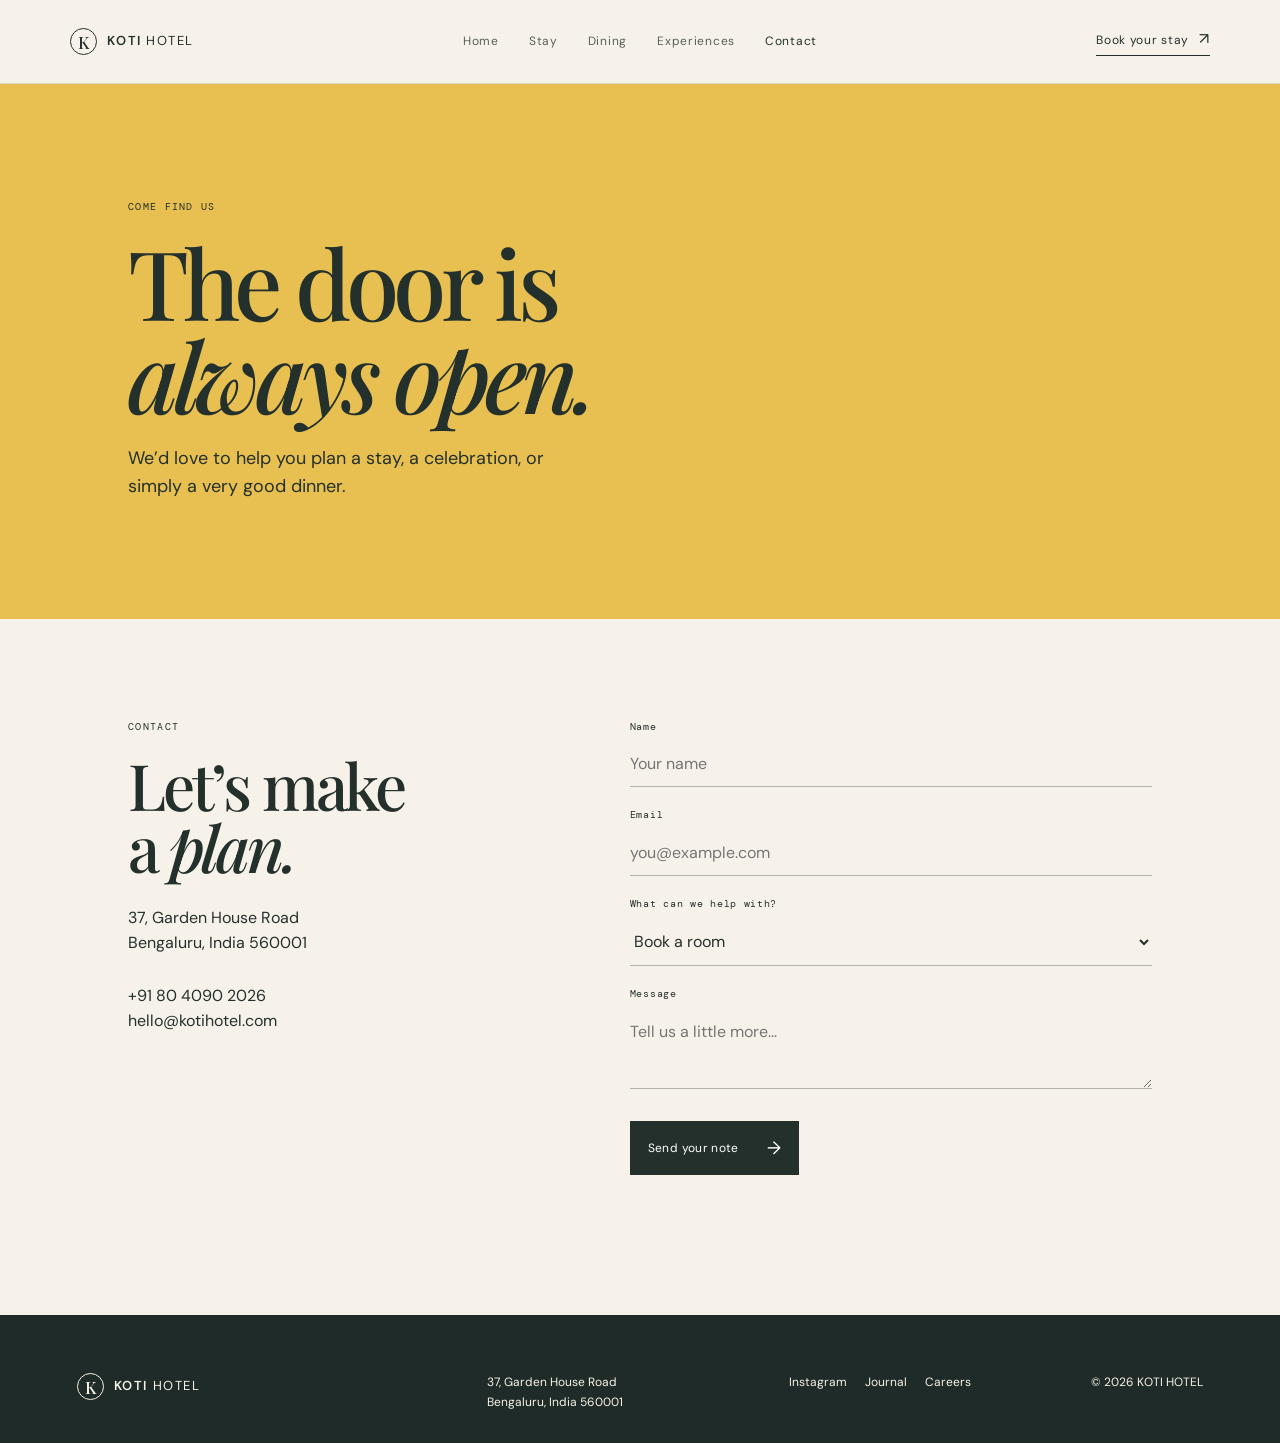
<file: contact.html>
<!doctype html><html lang="en"><head><meta charset="UTF-8"><meta name="viewport" content="width=device-width, initial-scale=1.0"><title>Contact — KOTI HOTEL</title><link rel="preconnect" href="https://fonts.googleapis.com"><link rel="preconnect" href="https://fonts.gstatic.com" crossorigin><link href="https://fonts.googleapis.com/css2?family=DM+Mono&family=DM+Sans:opsz,wght@9..40,400;9..40,500;9..40,600&family=Playfair+Display:ital,wght@500;600;700&display=swap" rel="stylesheet"><link rel="stylesheet" href="styles.css"></head><body><header class="topbar inner"><a class="brand" href="index.html"><span class="brand-mark">K</span><span>KOTI <em>HOTEL</em></span></a><button class="menu-toggle" aria-label="Open menu"><span></span><span></span></button><nav class="nav"><a href="index.html">Home</a><a href="stay.html">Stay</a><a href="dining.html">Dining</a><a href="experiences.html">Experiences</a><a class="active" href="contact.html">Contact</a></nav><a class="book-link" href="#booking">Book your stay <span>↗</span></a></header><main><section class="page-title yellow"><p class="eyebrow">COME FIND US</p><h1>The door is<br><i>always open.</i></h1><p>We’d love to help you plan a stay, a celebration, or simply a very good dinner.</p></section><section class="contact-section section" id="booking"><div><p class="eyebrow">CONTACT</p><h2>Let’s make<br>a <i>plan.</i></h2><p>37, Garden House Road<br>Bengaluru, India 560001</p><p>+91 80 4090 2026<br>hello@kotihotel.com</p></div><form class="booking-form"><label>Name<input required placeholder="Your name"></label><label>Email<input type="email" required placeholder="you@example.com"></label><label>What can we help with?<select><option>Book a room</option><option>Table reservation</option><option>Private event</option><option>Something else</option></select></label><label>Message<textarea placeholder="Tell us a little more..."></textarea></label><button class="button button-dark" type="submit">Send your note <span>→</span></button><p class="form-message" aria-live="polite"></p></form></section></main><footer><a class="brand" href="index.html"><span class="brand-mark">K</span><span>KOTI <em>HOTEL</em></span></a><p>37, Garden House Road<br>Bengaluru, India 560001</p><div><a href="contact.html">Instagram</a><a href="contact.html">Journal</a><a href="contact.html">Careers</a></div><p>© 2026 KOTI HOTEL</p></footer><script src="script.js"></script></body></html>
</file>
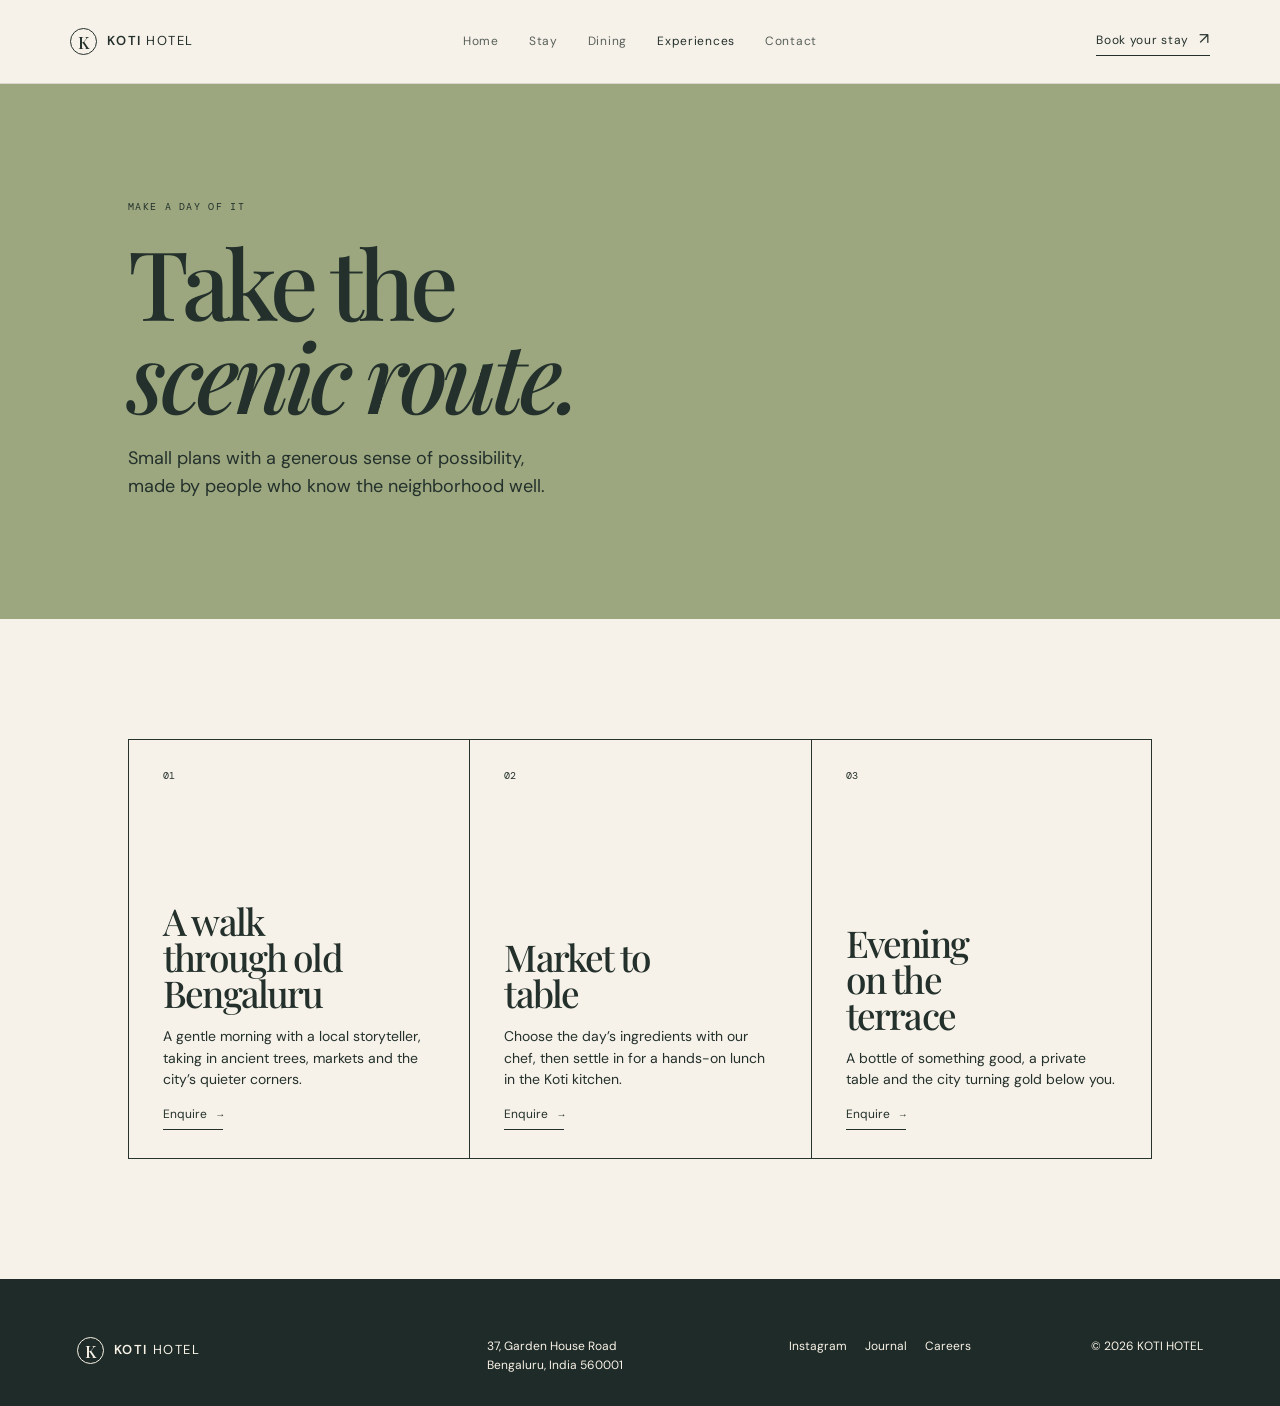
<file: experiences.html>
<!doctype html><html lang="en"><head><meta charset="UTF-8"><meta name="viewport" content="width=device-width, initial-scale=1.0"><title>Experiences — KOTI HOTEL</title><link rel="preconnect" href="https://fonts.googleapis.com"><link rel="preconnect" href="https://fonts.gstatic.com" crossorigin><link href="https://fonts.googleapis.com/css2?family=DM+Mono&family=DM+Sans:opsz,wght@9..40,400;9..40,500;9..40,600&family=Playfair+Display:ital,wght@500;600;700&display=swap" rel="stylesheet"><link rel="stylesheet" href="styles.css"></head><body><header class="topbar inner"><a class="brand" href="index.html"><span class="brand-mark">K</span><span>KOTI <em>HOTEL</em></span></a><button class="menu-toggle" aria-label="Open menu"><span></span><span></span></button><nav class="nav"><a href="index.html">Home</a><a href="stay.html">Stay</a><a href="dining.html">Dining</a><a class="active" href="experiences.html">Experiences</a><a href="contact.html">Contact</a></nav><a class="book-link" href="contact.html#booking">Book your stay <span>↗</span></a></header><main><section class="page-title olive"><p class="eyebrow">MAKE A DAY OF IT</p><h1>Take the<br><i>scenic route.</i></h1><p>Small plans with a generous sense of possibility, made by people who know the neighborhood well.</p></section><section class="experience-grid section"><article><span>01</span><h2>A walk<br>through old<br>Bengaluru</h2><p>A gentle morning with a local storyteller, taking in ancient trees, markets and the city’s quieter corners.</p><a class="text-link" href="contact.html">Enquire <span>→</span></a></article><article><span>02</span><h2>Market to<br>table</h2><p>Choose the day’s ingredients with our chef, then settle in for a hands-on lunch in the Koti kitchen.</p><a class="text-link" href="contact.html">Enquire <span>→</span></a></article><article><span>03</span><h2>Evening<br>on the<br>terrace</h2><p>A bottle of something good, a private table and the city turning gold below you.</p><a class="text-link" href="contact.html">Enquire <span>→</span></a></article></section></main><footer><a class="brand" href="index.html"><span class="brand-mark">K</span><span>KOTI <em>HOTEL</em></span></a><p>37, Garden House Road<br>Bengaluru, India 560001</p><div><a href="contact.html">Instagram</a><a href="contact.html">Journal</a><a href="contact.html">Careers</a></div><p>© 2026 KOTI HOTEL</p></footer><script src="script.js"></script></body></html>
</file>
<file: styles.css>
:root{--ink:#23302b;--cream:#f7f2e9;--sand:#dfd3c0;--coral:#bd654f;--olive:#7c8a64;--yellow:#e9bf43;--serif:'Playfair Display',Georgia,serif;--sans:'DM Sans',Arial,sans-serif;--mono:'DM Mono',monospace}*{box-sizing:border-box}html{scroll-behavior:smooth}body{margin:0;background:var(--cream);color:var(--ink);font-family:var(--sans);font-size:16px;line-height:1.55}.topbar{height:84px;position:absolute;z-index:5;top:0;left:0;width:100%;display:flex;align-items:center;padding:0 5.5%;color:#fff;border-bottom:1px solid #ffffff3d}.topbar.inner{position:relative;color:var(--ink);border-color:#24312b24}.brand{display:flex;gap:10px;align-items:center;color:inherit;text-decoration:none;font-weight:600;letter-spacing:.12em;font-size:13px}.brand em{font-style:normal;font-weight:400}.brand-mark{width:27px;height:27px;border:1px solid currentColor;border-radius:50%;display:grid;place-items:center;font-family:var(--serif);font-size:17px;font-weight:500;letter-spacing:0}.nav{display:flex;gap:30px;position:absolute;left:50%;transform:translateX(-50%)}.nav a,.book-link{color:inherit;text-decoration:none;font-size:12px;letter-spacing:.06em}.nav a{opacity:.75}.nav a:hover,.nav a.active{opacity:1}.book-link{margin-left:auto;border-bottom:1px solid currentColor;padding-bottom:4px}.book-link span{font-size:16px;margin-left:6px}.menu-toggle{display:none}.hero{height:min(760px,100vh);min-height:630px;position:relative;overflow:hidden;color:#fff}.hero>img{width:100%;height:100%;object-fit:cover;object-position:center}.hero-shade{position:absolute;inset:0;background:linear-gradient(90deg,rgba(10,24,28,.74),rgba(10,24,28,.13) 64%,rgba(10,24,28,.2))}.hero-copy{position:absolute;top:51%;transform:translateY(-40%);left:10%;max-width:550px}.eyebrow{font-family:var(--mono);font-size:10px;letter-spacing:.13em;margin:0 0 20px;font-weight:400}.eyebrow.light{color:#fff}h1,h2,h3,p{margin-top:0}h1,h2,h3{font-family:var(--serif);font-weight:500;line-height:.97}h1{font-size:clamp(58px,7.5vw,112px);letter-spacing:-.055em;margin:0 0 24px}h1 i,h2 i{font-weight:500}h2{font-size:clamp(43px,5vw,72px);letter-spacing:-.05em;margin-bottom:26px}h3{font-size:27px;letter-spacing:-.04em;margin:0}.hero-text{max-width:340px;font-size:17px;margin-bottom:34px;color:#fafafa}.button{display:inline-flex;align-items:center;gap:28px;text-decoration:none;border:0;padding:15px 18px;font-size:12px;letter-spacing:.03em;cursor:pointer;font-family:var(--sans)}.button span{font-size:18px}.button-light{background:#fff;color:var(--ink)}.button-dark{background:var(--ink);color:#fff}.hero-note{position:absolute;bottom:25px;right:5.5%;font-family:var(--mono);font-size:9px;letter-spacing:.11em;margin:0;display:flex;gap:10px;align-items:center}.hero-note span{width:75px;height:1px;background:#fff}.section{padding:120px 10%}.intro{background:#f9f5ee}.intro-grid{display:grid;grid-template-columns:1.1fr .7fr;gap:12%;align-items:end}.lead{font-size:20px;line-height:1.55;margin-bottom:27px}.text-link{font-size:12px;color:var(--ink);text-decoration:none;border-bottom:1px solid var(--ink);padding-bottom:5px}.text-link span{font-size:17px;margin-left:7px}.stays-section{background:var(--sand)}.section-head{display:flex;justify-content:space-between;align-items:end;margin-bottom:45px}.section-head h2{margin:0}.room-grid{display:grid;grid-template-columns:1fr 1fr;gap:36px}.room-photo{height:430px;background-size:cover;background-position:center;transition:transform .5s}.room-card{overflow:hidden}.room-card:hover .room-photo{transform:scale(1.04)}.photo-arch{background-image:linear-gradient(0deg,#18292c35,#18292c0d),url('assets/koti-courtyard.png');background-position:65% center}.photo-sun{background:linear-gradient(145deg,#2f4039 0%,#c78d5f 52%,#f0c992 100%);position:relative;overflow:hidden}.photo-sun:after{content:'';position:absolute;width:47%;aspect-ratio:1;border:12px solid #e8d9c2;border-radius:50% 50% 0 0;bottom:-6%;left:26%;box-shadow:inset 0 0 0 12px #66745d}.room-meta{padding-top:17px;display:flex;justify-content:space-between}.room-meta .eyebrow{margin-bottom:8px}.room-meta>span{font-family:var(--mono);font-size:11px}.quote-panel{background:var(--ink);color:#fff;min-height:480px;text-align:center;display:grid;align-content:center;padding:70px 15%}.quote-panel blockquote{font-family:var(--serif);font-size:clamp(31px,4vw,57px);line-height:1.15;letter-spacing:-.04em;max-width:970px;margin:10px auto 38px}.quote-line{height:1px;background:#ffffff87;width:52px;margin:auto}.taste{display:grid;grid-template-columns:1fr 1fr;padding:0;background:#f3eadc}.taste-art{min-height:580px;background:var(--coral);position:relative;overflow:hidden;color:#f5d9b9}.taste-art p{position:absolute;z-index:2;left:12%;top:12%;font-family:var(--mono);font-size:10px;letter-spacing:.13em}.sun{position:absolute;width:175px;height:175px;border-radius:50%;background:var(--yellow);right:16%;top:13%}.arch{position:absolute;border:32px solid #f0d6b4;border-bottom:0;width:300px;height:420px;border-radius:160px 160px 0 0;bottom:-40px}.arch-a{left:13%;opacity:.9}.arch-b{left:45%;bottom:-150px;opacity:.5}.taste-copy{padding:15% 16%;align-self:center}.taste-copy>p:not(.eyebrow){font-size:17px;margin:0 0 30px;max-width:330px}.newsletter{background:#e6b947;padding:100px 10%;text-align:center}.newsletter h2{font-size:clamp(40px,5vw,65px);margin-bottom:28px}.newsletter form{border-bottom:1px solid var(--ink);display:flex;max-width:460px;margin:auto}.newsletter input{font:inherit;background:transparent;border:0;outline:0;padding:14px 0;width:100%;color:var(--ink)}.newsletter input::placeholder{color:#536052}.newsletter button{border:0;background:transparent;font-size:23px;cursor:pointer}.fineprint{font-size:11px;margin:15px 0 0;color:#4d5647}footer{background:#1f2b28;color:#f8f2e7;padding:58px 6% 30px;display:grid;grid-template-columns:1.4fr 1fr 1fr auto;gap:30px;align-items:start;font-size:12px}footer p{margin:0;line-height:1.65}footer div{display:flex;gap:18px}footer div a{color:inherit;text-decoration:none}.page-title{padding:115px 10% 100px;background:var(--sand)}.page-title.coral{background:#d77e64}.page-title.olive{background:#9ca77f}.page-title.yellow{background:#e8c052}.page-title h1{margin-bottom:24px}.page-title>p:last-child{max-width:430px;font-size:18px}.rooms-list{padding:0 10% 110px}.room-feature{display:grid;grid-template-columns:1.15fr .85fr;gap:10%;align-items:center;padding:85px 0;border-bottom:1px solid #22302a2b}.room-feature.reverse .room-photo{order:2}.room-feature .room-photo{height:440px}.room-feature p:not(.eyebrow){font-size:17px;max-width:370px}.room-feature ul{padding:0;margin:25px 0 30px;display:flex;gap:19px;list-style:none;font-family:var(--mono);font-size:10px}.room-feature li:before{content:'•';color:var(--coral);margin-right:5px}.menu-section{display:grid;grid-template-columns:.85fr 1.15fr;gap:15%;padding-top:115px;padding-bottom:115px}.menu h3{font-size:23px;border-bottom:1px solid #22302a33;padding-bottom:9px;margin:20px 0 3px;display:flex;justify-content:space-between}.menu h3 span{font-family:var(--mono);font-size:11px;letter-spacing:0}.menu>div{margin-bottom:45px}.menu>div>p:not(.eyebrow){font-size:13px;color:#5a655e}.dining-banner{min-height:450px;background:linear-gradient(90deg,#172a2ccc,#172a2c22),url('assets/koti-courtyard.png') center/cover;color:#fff;display:flex;align-items:center;padding:8% 10%}.dining-banner>div{max-width:400px}.dining-banner h2{font-size:65px;margin-bottom:20px}.experience-grid{display:grid;grid-template-columns:repeat(3,1fr);gap:0;padding-left:10%;padding-right:10%}.experience-grid article{min-height:420px;padding:28px 10%;border-top:1px solid #26342d;border-bottom:1px solid #26342d;border-left:1px solid #26342d;display:flex;flex-direction:column;align-items:flex-start}.experience-grid article:last-child{border-right:1px solid #26342d}.experience-grid span{font-family:var(--mono);font-size:10px;margin-bottom:auto}.experience-grid h2{font-size:37px;margin:40px 0 15px}.experience-grid p{font-size:14px}.contact-section{display:grid;grid-template-columns:.8fr 1.2fr;gap:15%;padding-top:100px}.contact-section>div>p:not(.eyebrow){font-size:16px;margin-top:28px}.booking-form{display:grid;gap:20px}.booking-form label{font-family:var(--mono);font-size:10px;letter-spacing:.07em}.booking-form input,.booking-form select,.booking-form textarea{font:16px var(--sans);width:100%;margin-top:7px;padding:12px 0;border:0;border-bottom:1px solid #24312b55;background:transparent;outline:0;color:var(--ink)}.booking-form textarea{height:80px;resize:vertical}.booking-form .button{width:max-content;margin-top:8px}.form-message{font-size:14px;margin:0;color:var(--coral)}
@media(max-width:760px){.topbar{height:68px;padding:0 6%}.brand{font-size:11px}.brand-mark{width:24px;height:24px}.nav{display:none;position:fixed;inset:68px 0 0;background:var(--ink);transform:none;flex-direction:column;padding:40px 7%;gap:28px}.nav.open{display:flex}.nav a{font-family:var(--serif);font-size:34px;color:#fff}.book-link{display:none}.menu-toggle{display:flex;margin-left:auto;background:none;border:0;flex-direction:column;gap:5px;padding:8px}.menu-toggle span{background:currentColor;width:22px;height:1px}.hero{min-height:610px}.hero-copy{left:7%;top:49%}.hero-note{right:7%;bottom:18px}.section{padding:75px 7%}.intro-grid,.taste,.room-feature,.menu-section,.contact-section{grid-template-columns:1fr;gap:35px}.lead{font-size:17px}.section-head{display:block}.section-head .text-link{display:inline-block;margin-top:5px}.room-grid{grid-template-columns:1fr;gap:38px}.room-photo{height:330px}.taste-art{min-height:380px}.taste-copy{padding:65px 8%}.quote-panel{min-height:390px;padding:50px 8%}.page-title{padding:105px 7% 65px}.rooms-list{padding:0 7% 65px}.room-feature{padding:60px 0}.room-feature.reverse .room-photo{order:0}.room-feature .room-photo{height:320px}.menu-section{padding-top:70px}.experience-grid{grid-template-columns:1fr;padding:0 7% 70px}.experience-grid article{min-height:300px;border-right:1px solid #26342d}.experience-grid h2{margin:28px 0 14px}.contact-section{padding-top:65px}footer{grid-template-columns:1fr 1fr;padding:42px 7% 25px;gap:25px}footer div{flex-direction:column;gap:7px}footer>p:last-child{grid-column:1/-1;font-family:var(--mono);font-size:9px}.dining-banner{min-height:390px}.dining-banner h2{font-size:52px}}
</file>
